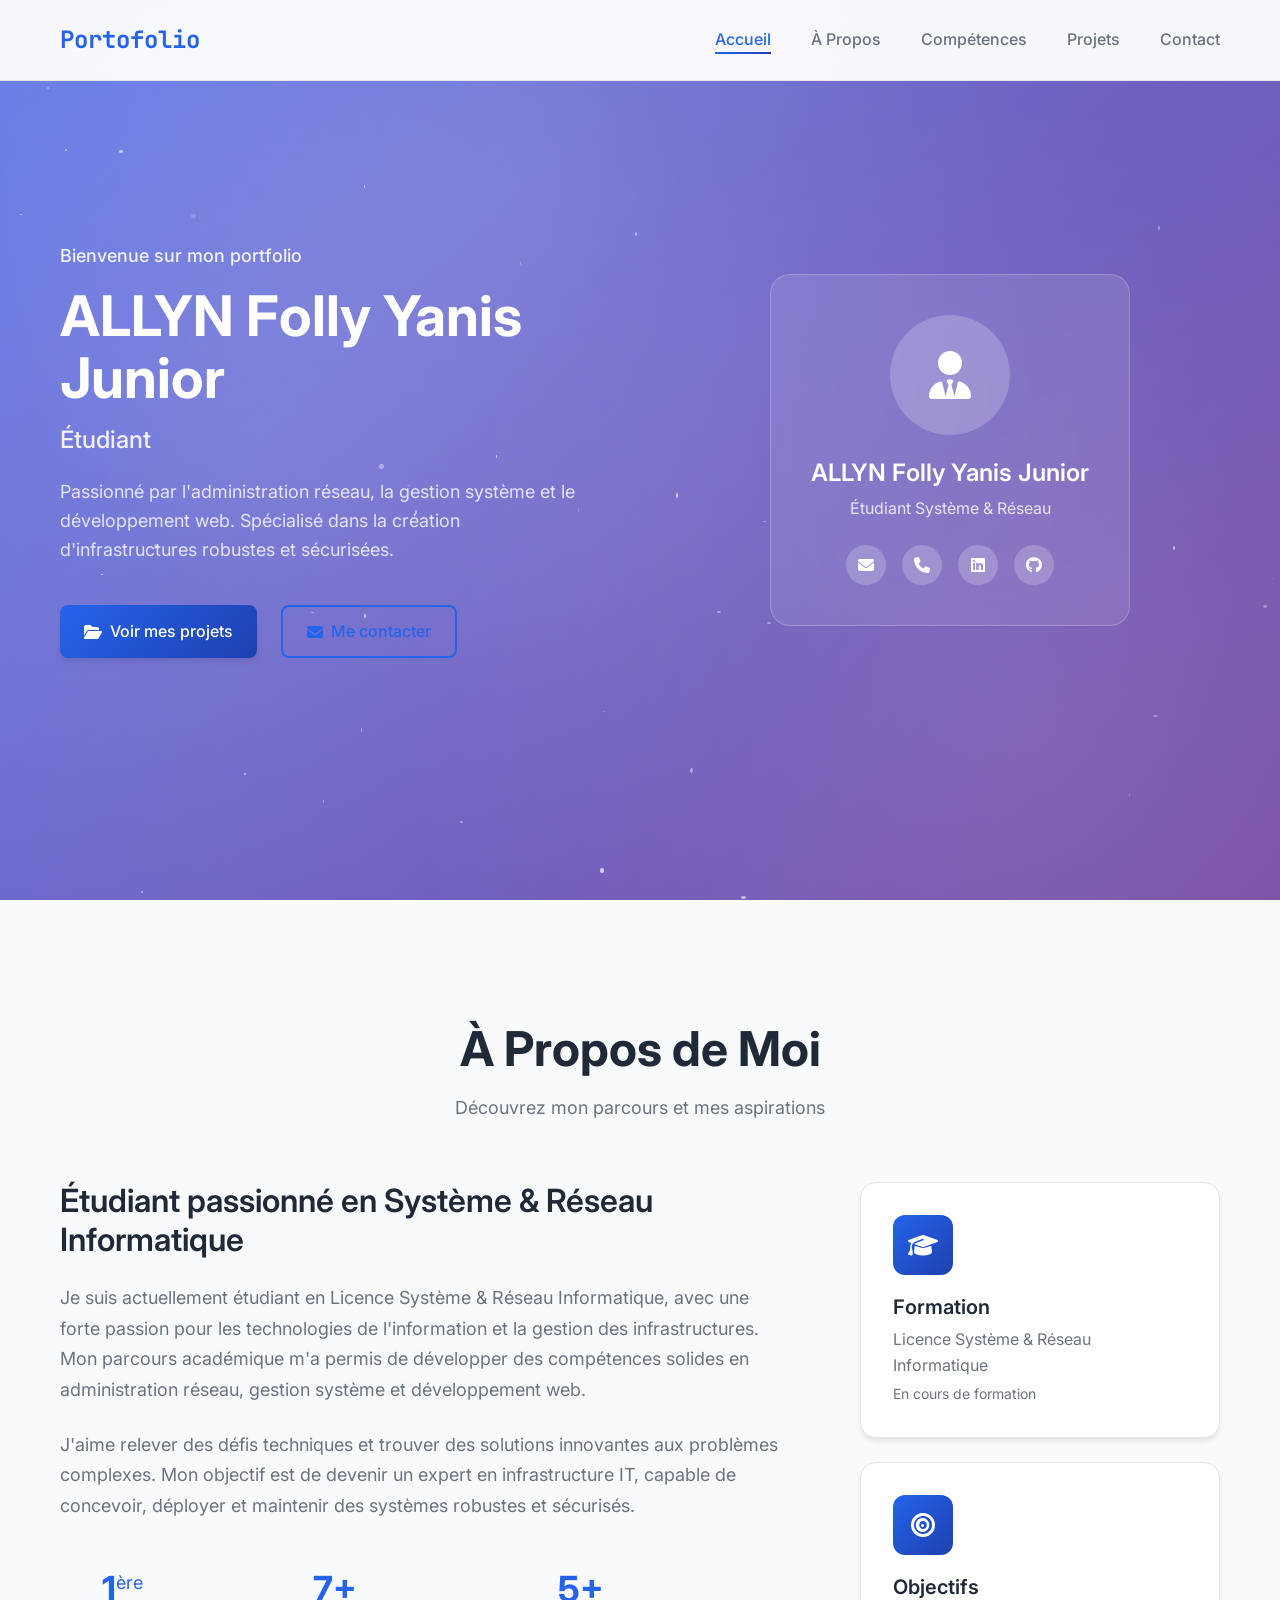
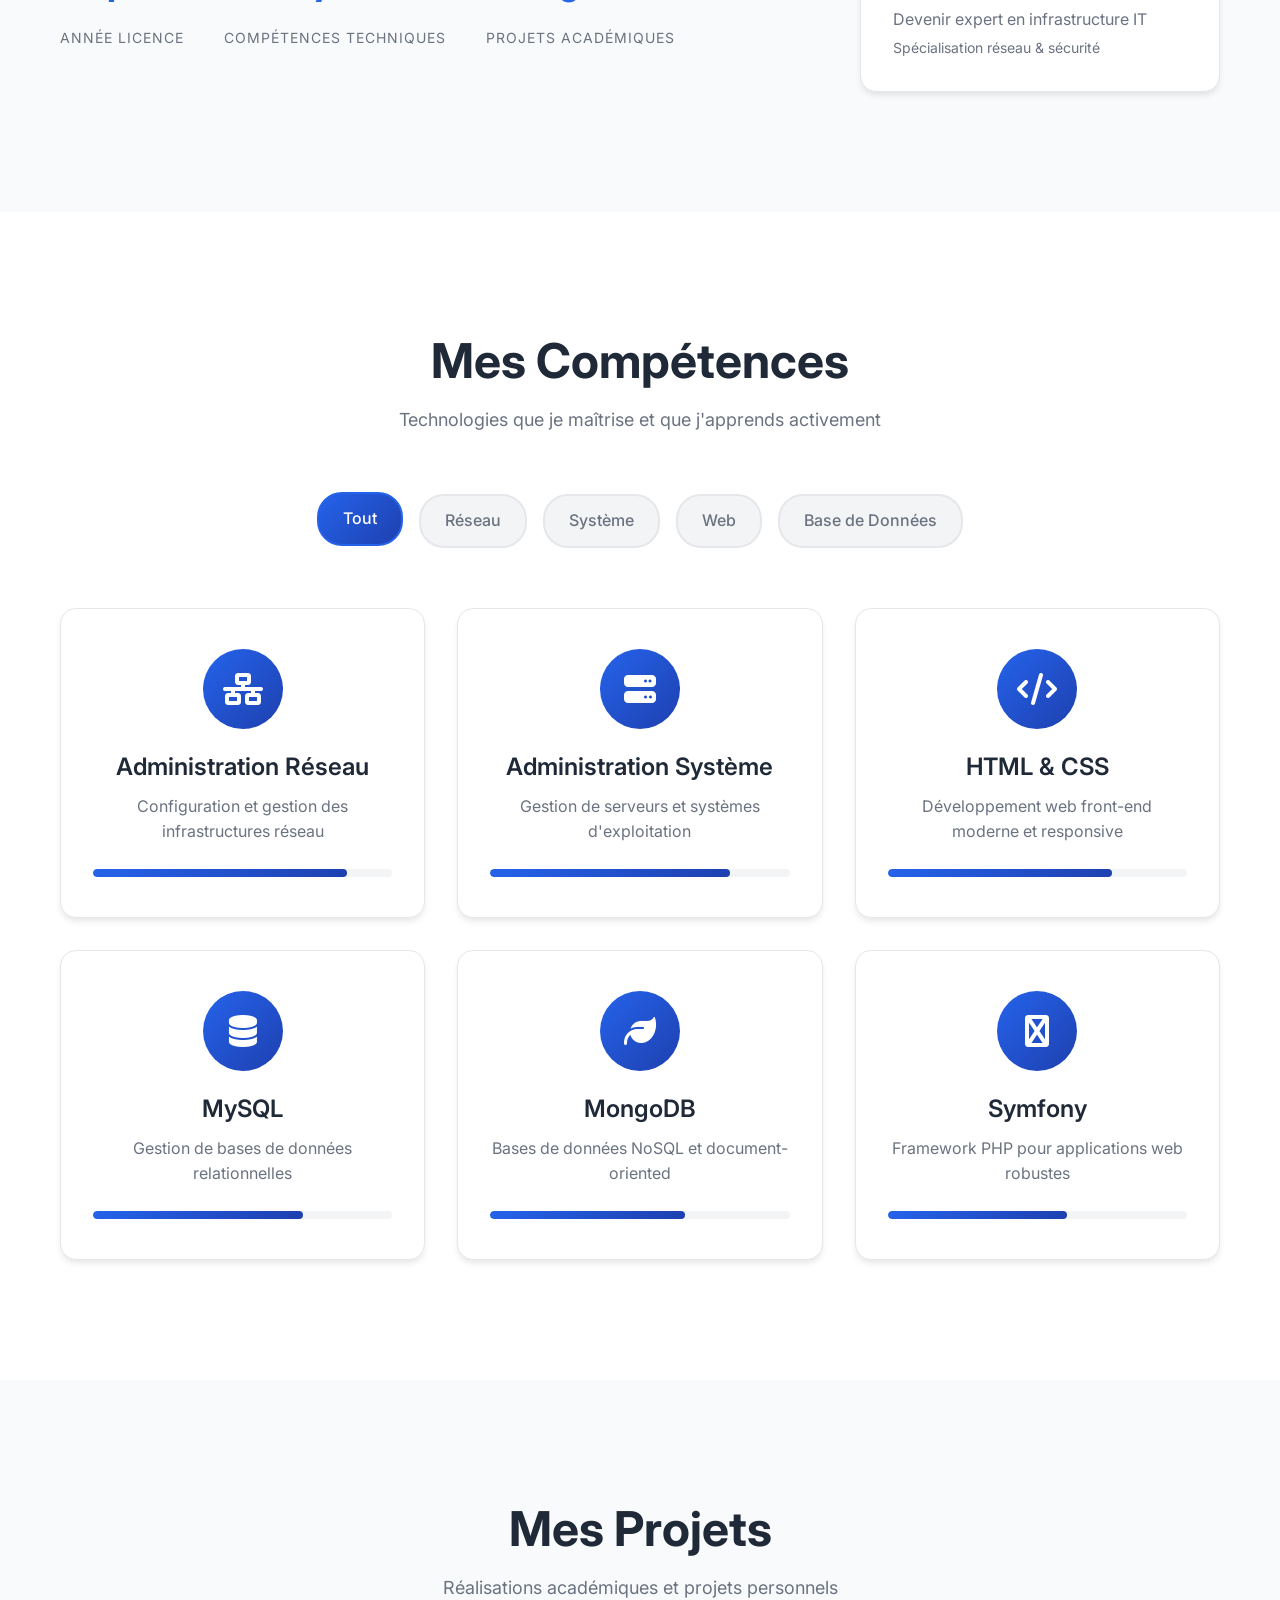
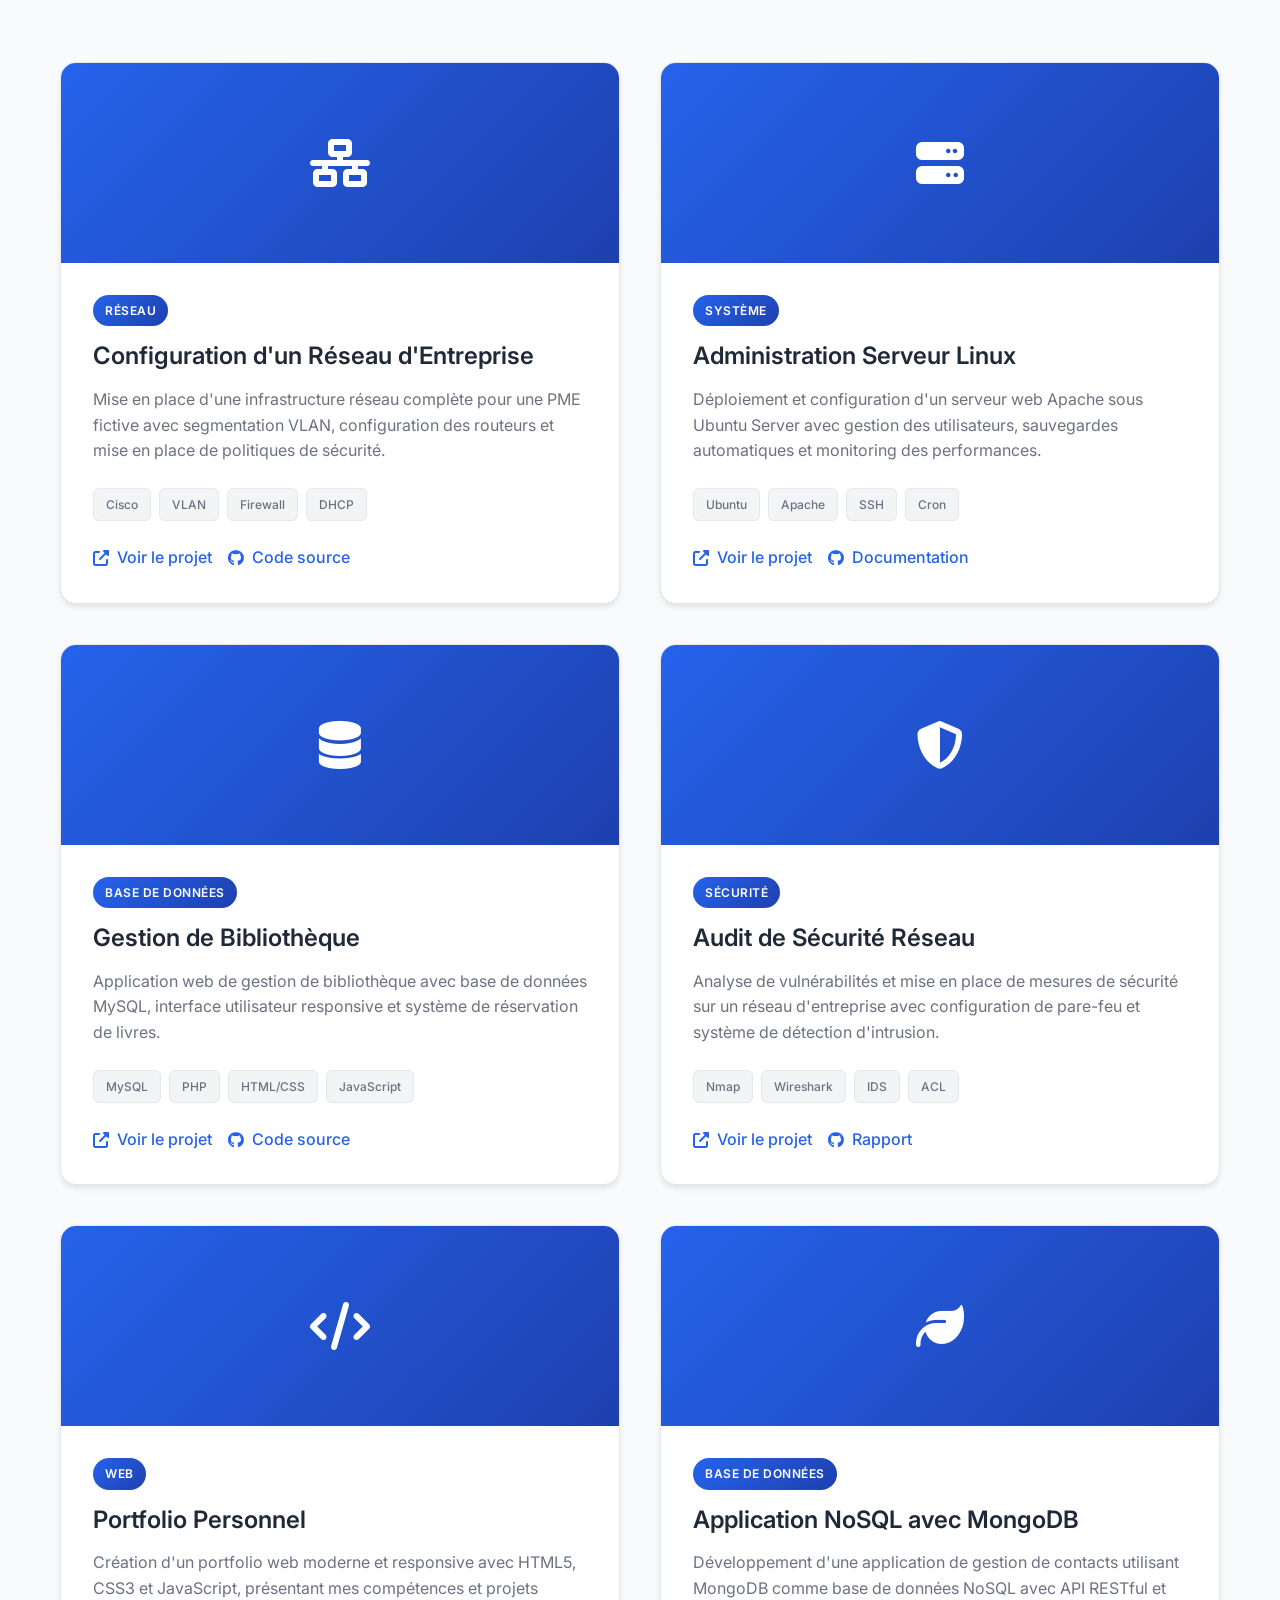
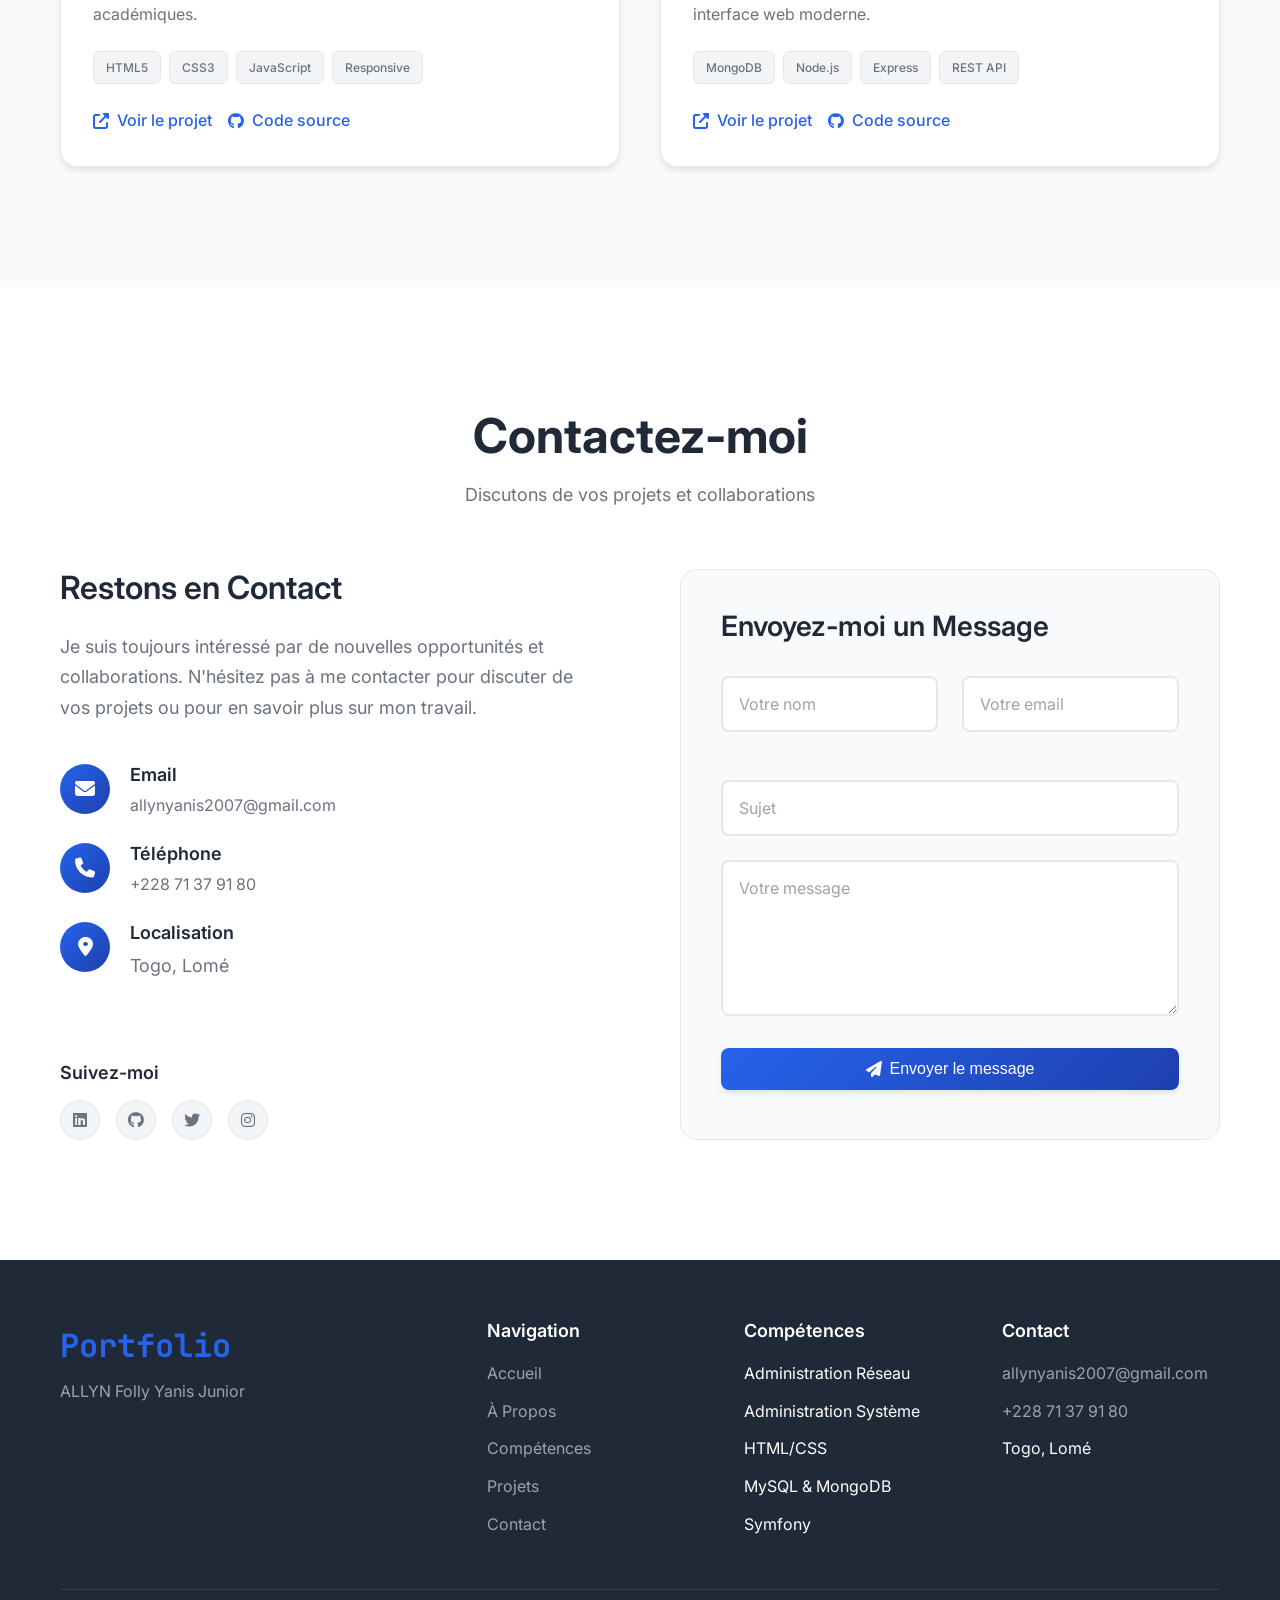
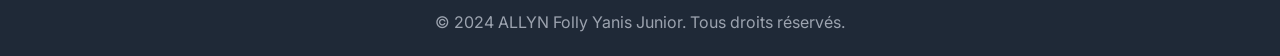
<file: index.html>
<!DOCTYPE html>
<html lang="fr">
<head>
    <meta charset="UTF-8">
    <meta name="viewport" content="width=device-width, initial-scale=1.0">
    <title>ALLYN Folly Yanis Junior - Portfolio Professionnel</title>
    <link rel="stylesheet" href="index.css">
    <link href="https://fonts.googleapis.com/css2?family=Inter:wght@300;400;500;600;700&family=JetBrains+Mono:wght@400;500;600&display=swap" rel="stylesheet">
    <link rel="stylesheet" href="https://cdnjs.cloudflare.com/ajax/libs/font-awesome/6.4.0/css/all.min.css">
</head>
<body>
    <!-- Navigation -->
    <nav class="navbar">
        <div class="nav-container">
            <div class="nav-logo">
                <span>Portofolio</span>
            </div>
            <ul class="nav-menu">
                <li><a href="#accueil" class="nav-link active">Accueil</a></li>
                <li><a href="#a-propos" class="nav-link">À Propos</a></li>
                <li><a href="#competences" class="nav-link">Compétences</a></li>
                <li><a href="#projets" class="nav-link">Projets</a></li>
                <li><a href="#contact" class="nav-link">Contact</a></li>
            </ul>
            <div class="hamburger">
                <span></span>
                <span></span>
                <span></span>
            </div>
        </div>
    </nav>

    <!-- Hero Section -->
    <section id="accueil" class="hero">
        <div class="hero-particles"></div>
        <div class="hero-content">
            <div class="hero-text">
                <p class="hero-subtitle">Bienvenue sur mon portfolio</p>
                <h1 class="hero-title">ALLYN Folly Yanis Junior</h1>
                <h2 class="hero-role">Étudiant en Système & Réseau Informatique</h2>
                <p class="hero-description">
                    Passionné par l'administration réseau, la gestion système et le développement web. 
                    Spécialisé dans la création d'infrastructures robustes et sécurisées.
                </p>
                <div class="hero-buttons">
                    <a href="#projets" class="btn btn-primary">
                        <i class="fas fa-folder-open"></i>
                        Voir mes projets
                    </a>
                    <a href="#contact" class="btn btn-outline">
                        <i class="fas fa-envelope"></i>
                        Me contacter
                    </a>
                </div>
            </div>
            <div class="hero-image">
                <div class="profile-card">
                    <div class="profile-image">
                        <i class="fas fa-user-tie"></i>
                    </div>
                    <div class="profile-info">
                        <h3>ALLYN Folly Yanis Junior</h3>
                        <p>Étudiant Système & Réseau</p>
                        <div class="profile-social">
                            <a href="mailto:allynyanis2007@gmail.com" class="social-link">
                                <i class="fas fa-envelope"></i>
                            </a>
                            <a href="tel:+22871379180" class="social-link">
                                <i class="fas fa-phone"></i>
                            </a>
                            <a href="#" class="social-link">
                                <i class="fab fa-linkedin"></i>
                            </a>
                            <a href="#" class="social-link">
                                <i class="fab fa-github"></i>
                            </a>
                        </div>
                    </div>
                </div>
            </div>
        </div>
    </section>

    <!-- À Propos Section -->
    <section id="a-propos" class="about-section">
        <div class="container">
            <div class="section-header">
                <h2>À Propos de Moi</h2>
                <p>Découvrez mon parcours et mes aspirations</p>
            </div>
            <div class="about-content">
                <div class="about-text">
                    <h3>Étudiant passionné en Système & Réseau Informatique</h3>
                    <p>
                        Je suis actuellement étudiant en Licence Système & Réseau Informatique, avec une forte passion 
                        pour les technologies de l'information et la gestion des infrastructures. Mon parcours académique 
                        m'a permis de développer des compétences solides en administration réseau, gestion système et développement web.
                    </p>
                    <p>
                        J'aime relever des défis techniques et trouver des solutions innovantes aux problèmes complexes. 
                        Mon objectif est de devenir un expert en infrastructure IT, capable de concevoir, déployer et 
                        maintenir des systèmes robustes et sécurisés.
                    </p>
                    <div class="about-stats">
                        <div class="stat-item">
                            <div class="stat-number">1<sup>ère</sup></div>
                            <div class="stat-label">Année Licence</div>
                        </div>
                        <div class="stat-item">
                            <div class="stat-number">7+</div>
                            <div class="stat-label">Compétences Techniques</div>
                        </div>
                        <div class="stat-item">
                            <div class="stat-number">5+</div>
                            <div class="stat-label">Projets Académiques</div>
                        </div>
                    </div>
                </div>
                <div class="about-image">
                    <div class="about-card">
                        <div class="card-icon">
                            <i class="fas fa-graduation-cap"></i>
                        </div>
                        <h4>Formation</h4>
                        <p>Licence Système & Réseau Informatique</p>
                        <p class="card-subtitle">En cours de formation</p>
                    </div>
                    <div class="about-card">
                        <div class="card-icon">
                            <i class="fas fa-bullseye"></i>
                        </div>
                        <h4>Objectifs</h4>
                        <p>Devenir expert en infrastructure IT</p>
                        <p class="card-subtitle">Spécialisation réseau & sécurité</p>
                    </div>
                </div>
            </div>
        </div>
    </section>

    <!-- Compétences Section -->
    <section id="competences" class="skills-section">
        <div class="container">
            <div class="section-header">
                <h2>Mes Compétences</h2>
                <p>Technologies que je maîtrise et que j'apprends activement</p>
            </div>
            <div class="skills-content">
                <div class="skills-categories">
                    <div class="category active" data-category="all">Tout</div>
                    <div class="category" data-category="reseau">Réseau</div>
                    <div class="category" data-category="systeme">Système</div>
                    <div class="category" data-category="web">Web</div>
                    <div class="category" data-category="database">Base de Données</div>
                </div>
                <div class="skills-grid">
                    <!-- Compétences Réseau -->
                    <div class="skill-card" data-category="reseau">
                        <div class="skill-icon">
                            <i class="fas fa-network-wired"></i>
                        </div>
                        <h3>Administration Réseau</h3>
                        <p>Configuration et gestion des infrastructures réseau</p>
                        <div class="skill-level">
                            <div class="level-bar" style="width: 85%"></div>
                        </div>
                    </div>

                    <!-- Compétences Système -->
                    <div class="skill-card" data-category="systeme">
                        <div class="skill-icon">
                            <i class="fas fa-server"></i>
                        </div>
                        <h3>Administration Système</h3>
                        <p>Gestion de serveurs et systèmes d'exploitation</p>
                        <div class="skill-level">
                            <div class="level-bar" style="width: 80%"></div>
                        </div>
                    </div>

                    <!-- Compétences Web -->
                    <div class="skill-card" data-category="web">
                        <div class="skill-icon">
                            <i class="fas fa-code"></i>
                        </div>
                        <h3>HTML & CSS</h3>
                        <p>Développement web front-end moderne et responsive</p>
                        <div class="skill-level">
                            <div class="level-bar" style="width: 75%"></div>
                        </div>
                    </div>

                    <!-- Compétences Base de Données -->
                    <div class="skill-card" data-category="database">
                        <div class="skill-icon">
                            <i class="fas fa-database"></i>
                        </div>
                        <h3>MySQL</h3>
                        <p>Gestion de bases de données relationnelles</p>
                        <div class="skill-level">
                            <div class="level-bar" style="width: 70%"></div>
                        </div>
                    </div>

                    <!-- Compétences Base de Données -->
                    <div class="skill-card" data-category="database">
                        <div class="skill-icon">
                            <i class="fas fa-leaf"></i>
                        </div>
                        <h3>MongoDB</h3>
                        <p>Bases de données NoSQL et document-oriented</p>
                        <div class="skill-level">
                            <div class="level-bar" style="width: 65%"></div>
                        </div>
                    </div>

                    <!-- Compétences Web -->
                    <div class="skill-card" data-category="web">
                        <div class="skill-icon">
                            <i class="fas fa-symfony"></i>
                        </div>
                        <h3>Symfony</h3>
                        <p>Framework PHP pour applications web robustes</p>
                        <div class="skill-level">
                            <div class="level-bar" style="width: 60%"></div>
                        </div>
                    </div>
                </div>
            </div>
        </div>
    </section>

    <!-- Projets Section -->
    <section id="projets" class="projects-section">
        <div class="container">
            <div class="section-header">
                <h2>Mes Projets</h2>
                <p>Réalisations académiques et projets personnels</p>
            </div>
            <div class="projects-grid">
                <!-- Projet 1 -->
                <div class="project-card">
                    <div class="project-image">
                        <i class="fas fa-network-wired"></i>
                    </div>
                    <div class="project-content">
                        <div class="project-badge">Réseau</div>
                        <h3>Configuration d'un Réseau d'Entreprise</h3>
                        <p>
                            Mise en place d'une infrastructure réseau complète pour une PME fictive avec 
                            segmentation VLAN, configuration des routeurs et mise en place de politiques de sécurité.
                        </p>
                        <div class="project-tech">
                            <span class="tech-tag">Cisco</span>
                            <span class="tech-tag">VLAN</span>
                            <span class="tech-tag">Firewall</span>
                            <span class="tech-tag">DHCP</span>
                        </div>
                        <div class="project-links">
                            <a href="#" class="project-link">
                                <i class="fas fa-external-link-alt"></i>
                                Voir le projet
                            </a>
                            <a href="#" class="project-link">
                                <i class="fab fa-github"></i>
                                Code source
                            </a>
                        </div>
                    </div>
                </div>

                <!-- Projet 2 -->
                <div class="project-card">
                    <div class="project-image">
                        <i class="fas fa-server"></i>
                    </div>
                    <div class="project-content">
                        <div class="project-badge">Système</div>
                        <h3>Administration Serveur Linux</h3>
                        <p>
                            Déploiement et configuration d'un serveur web Apache sous Ubuntu Server avec 
                            gestion des utilisateurs, sauvegardes automatiques et monitoring des performances.
                        </p>
                        <div class="project-tech">
                            <span class="tech-tag">Ubuntu</span>
                            <span class="tech-tag">Apache</span>
                            <span class="tech-tag">SSH</span>
                            <span class="tech-tag">Cron</span>
                        </div>
                        <div class="project-links">
                            <a href="#" class="project-link">
                                <i class="fas fa-external-link-alt"></i>
                                Voir le projet
                            </a>
                            <a href="#" class="project-link">
                                <i class="fab fa-github"></i>
                                Documentation
                            </a>
                        </div>
                    </div>
                </div>

                <!-- Projet 3 -->
                <div class="project-card">
                    <div class="project-image">
                        <i class="fas fa-database"></i>
                    </div>
                    <div class="project-content">
                        <div class="project-badge">Base de Données</div>
                        <h3>Gestion de Bibliothèque</h3>
                        <p>
                            Application web de gestion de bibliothèque avec base de données MySQL, 
                            interface utilisateur responsive et système de réservation de livres.
                        </p>
                        <div class="project-tech">
                            <span class="tech-tag">MySQL</span>
                            <span class="tech-tag">PHP</span>
                            <span class="tech-tag">HTML/CSS</span>
                            <span class="tech-tag">JavaScript</span>
                        </div>
                        <div class="project-links">
                            <a href="#" class="project-link">
                                <i class="fas fa-external-link-alt"></i>
                                Voir le projet
                            </a>
                            <a href="#" class="project-link">
                                <i class="fab fa-github"></i>
                                Code source
                            </a>
                        </div>
                    </div>
                </div>

                <!-- Projet 4 -->
                <div class="project-card">
                    <div class="project-image">
                        <i class="fas fa-shield-alt"></i>
                    </div>
                    <div class="project-content">
                        <div class="project-badge">Sécurité</div>
                        <h3>Audit de Sécurité Réseau</h3>
                        <p>
                            Analyse de vulnérabilités et mise en place de mesures de sécurité sur un 
                            réseau d'entreprise avec configuration de pare-feu et système de détection d'intrusion.
                        </p>
                        <div class="project-tech">
                            <span class="tech-tag">Nmap</span>
                            <span class="tech-tag">Wireshark</span>
                            <span class="tech-tag">IDS</span>
                            <span class="tech-tag">ACL</span>
                        </div>
                        <div class="project-links">
                            <a href="#" class="project-link">
                                <i class="fas fa-external-link-alt"></i>
                                Voir le projet
                            </a>
                            <a href="#" class="project-link">
                                <i class="fab fa-github"></i>
                                Rapport
                            </a>
                        </div>
                    </div>
                </div>

                <!-- Projet 5 -->
                <div class="project-card">
                    <div class="project-image">
                        <i class="fas fa-code"></i>
                    </div>
                    <div class="project-content">
                        <div class="project-badge">Web</div>
                        <h3>Portfolio Personnel</h3>
                        <p>
                            Création d'un portfolio web moderne et responsive avec HTML5, CSS3 et JavaScript, 
                            présentant mes compétences et projets académiques.
                        </p>
                        <div class="project-tech">
                            <span class="tech-tag">HTML5</span>
                            <span class="tech-tag">CSS3</span>
                            <span class="tech-tag">JavaScript</span>
                            <span class="tech-tag">Responsive</span>
                        </div>
                        <div class="project-links">
                            <a href="#" class="project-link">
                                <i class="fas fa-external-link-alt"></i>
                                Voir le projet
                            </a>
                            <a href="#" class="project-link">
                                <i class="fab fa-github"></i>
                                Code source
                            </a>
                        </div>
                    </div>
                </div>

                <!-- Projet 6 -->
                <div class="project-card">
                    <div class="project-image">
                        <i class="fas fa-leaf"></i>
                    </div>
                    <div class="project-content">
                        <div class="project-badge">Base de Données</div>
                        <h3>Application NoSQL avec MongoDB</h3>
                        <p>
                            Développement d'une application de gestion de contacts utilisant MongoDB 
                            comme base de données NoSQL avec API RESTful et interface web moderne.
                        </p>
                        <div class="project-tech">
                            <span class="tech-tag">MongoDB</span>
                            <span class="tech-tag">Node.js</span>
                            <span class="tech-tag">Express</span>
                            <span class="tech-tag">REST API</span>
                        </div>
                        <div class="project-links">
                            <a href="#" class="project-link">
                                <i class="fas fa-external-link-alt"></i>
                                Voir le projet
                            </a>
                            <a href="#" class="project-link">
                                <i class="fab fa-github"></i>
                                Code source
                            </a>
                        </div>
                    </div>
                </div>
            </div>
        </div>
    </section>

    <!-- Contact Section -->
    <section id="contact" class="contact-section">
        <div class="container">
            <div class="section-header">
                <h2>Contactez-moi</h2>
                <p>Discutons de vos projets et collaborations</p>
            </div>
            <div class="contact-content">
                <div class="contact-info">
                    <h3>Restons en Contact</h3>
                    <p>
                        Je suis toujours intéressé par de nouvelles opportunités et collaborations. 
                        N'hésitez pas à me contacter pour discuter de vos projets ou pour en savoir plus sur mon travail.
                    </p>
                    <div class="contact-items">
                        <div class="contact-item">
                            <div class="contact-icon">
                                <i class="fas fa-envelope"></i>
                            </div>
                            <div class="contact-details">
                                <h4>Email</h4>
                                <a href="mailto:allynyanis2007@gmail.com">allynyanis2007@gmail.com</a>
                            </div>
                        </div>
                        <div class="contact-item">
                            <div class="contact-icon">
                                <i class="fas fa-phone"></i>
                            </div>
                            <div class="contact-details">
                                <h4>Téléphone</h4>
                                <a href="tel:+22871379180">+228 71 37 91 80</a>
                            </div>
                        </div>
                        <div class="contact-item">
                            <div class="contact-icon">
                                <i class="fas fa-map-marker-alt"></i>
                            </div>
                            <div class="contact-details">
                                <h4>Localisation</h4>
                                <p>Togo, Lomé</p>
                            </div>
                        </div>
                    </div>
                    <div class="social-links">
                        <h4>Suivez-moi</h4>
                        <div class="social-icons">
                            <a href="#" class="social-icon">
                                <i class="fab fa-linkedin"></i>
                            </a>
                            <a href="#" class="social-icon">
                                <i class="fab fa-github"></i>
                            </a>
                            <a href="#" class="social-icon">
                                <i class="fab fa-twitter"></i>
                            </a>
                            <a href="#" class="social-icon">
                                <i class="fab fa-instagram"></i>
                            </a>
                        </div>
                    </div>
                </div>
                <div class="contact-form">
                    <h3>Envoyez-moi un Message</h3>
                    <form class="form">
                        <div class="form-row">
                            <div class="form-group">
                                <input type="text" class="form-input" placeholder="Votre nom" required>
                            </div>
                            <div class="form-group">
                                <input type="email" class="form-input" placeholder="Votre email" required>
                            </div>
                        </div>
                        <div class="form-group">
                            <input type="text" class="form-input" placeholder="Sujet" required>
                        </div>
                        <div class="form-group">
                            <textarea class="form-textarea" placeholder="Votre message" rows="6" required></textarea>
                        </div>
                        <button type="submit" class="btn btn-primary btn-full">
                            <i class="fas fa-paper-plane"></i>
                            Envoyer le message
                        </button>
                    </form>
                </div>
            </div>
        </div>
    </section>

    <!-- Footer -->
    <footer class="footer">
        <div class="container">
            <div class="footer-content">
                <div class="footer-logo">
                    <span>Portfolio</span>
                    <p>ALLYN Folly Yanis Junior</p>
                </div>
                <div class="footer-links">
                    <div class="footer-section">
                        <h4>Navigation</h4>
                        <ul>
                            <li><a href="#accueil">Accueil</a></li>
                            <li><a href="#a-propos">À Propos</a></li>
                            <li><a href="#competences">Compétences</a></li>
                            <li><a href="#projets">Projets</a></li>
                            <li><a href="#contact">Contact</a></li>
                        </ul>
                    </div>
                    <div class="footer-section">
                        <h4>Compétences</h4>
                        <ul>
                            <li>Administration Réseau</li>
                            <li>Administration Système</li>
                            <li>HTML/CSS</li>
                            <li>MySQL & MongoDB</li>
                            <li>Symfony</li>
                        </ul>
                    </div>
                    <div class="footer-section">
                        <h4>Contact</h4>
                        <ul>
                            <li><a href="mailto:allynyanis2007@gmail.com">allynyanis2007@gmail.com</a></li>
                            <li><a href="tel:+22871379180">+228 71 37 91 80</a></li>
                            <li>Togo, Lomé</li>
                        </ul>
                    </div>
                </div>
            </div>
            <div class="footer-bottom">
                <p>&copy; 2024 ALLYN Folly Yanis Junior. Tous droits réservés.</p>
            </div>
        </div>
    </footer>

    <script src="index.js"></script>
</body>
</html>
</file>
<file: index.css>
/* Reset and Base Styles */
* {
    margin: 0;
    padding: 0;
    box-sizing: border-box;
}

:root {
    --primary-color: #2563eb;
    --secondary-color: #1e40af;
    --accent-color: #3b82f6;
    --text-primary: #1f2937;
    --text-secondary: #6b7280;
    --text-light: #9ca3af;
    --bg-primary: #ffffff;
    --bg-secondary: #f9fafb;
    --bg-tertiary: #f3f4f6;
    --border-color: #e5e7eb;
    --shadow-sm: 0 1px 2px 0 rgba(0, 0, 0, 0.05);
    --shadow-md: 0 4px 6px -1px rgba(0, 0, 0, 0.1);
    --shadow-lg: 0 10px 15px -3px rgba(0, 0, 0, 0.1);
    --shadow-xl: 0 20px 25px -5px rgba(0, 0, 0, 0.1);
    --gradient-primary: linear-gradient(135deg, #2563eb 0%, #1e40af 100%);
    --gradient-hero: linear-gradient(135deg, #667eea 0%, #764ba2 100%);
}

body {
    font-family: 'Inter', sans-serif;
    line-height: 1.6;
    color: var(--text-primary);
    background: var(--bg-primary);
    overflow-x: hidden;
}

.container {
    max-width: 1200px;
    margin: 0 auto;
    padding: 0 20px;
}

/* Typography */
h1, h2, h3, h4, h5, h6 {
    font-weight: 600;
    line-height: 1.2;
    margin-bottom: 1rem;
}

/* Buttons */
.btn {
    display: inline-flex;
    align-items: center;
    gap: 8px;
    padding: 12px 24px;
    border: none;
    border-radius: 8px;
    font-size: 16px;
    font-weight: 500;
    text-decoration: none;
    cursor: pointer;
    transition: all 0.3s ease;
    position: relative;
    overflow: hidden;
}

.btn-primary {
    background: var(--gradient-primary);
    color: #ffffff;
    box-shadow: var(--shadow-md);
}

.btn-primary:hover {
    transform: translateY(-2px);
    box-shadow: var(--shadow-lg);
}

.btn-outline {
    background: transparent;
    color: var(--primary-color);
    border: 2px solid var(--primary-color);
}

.btn-outline:hover {
    background: var(--primary-color);
    color: #ffffff;
    transform: translateY(-2px);
}

.btn-large {
    padding: 16px 32px;
    font-size: 18px;
}

.btn-full {
    width: 100%;
    justify-content: center;
}

/* Navigation */
.navbar {
    position: fixed;
    top: 0;
    width: 100%;
    background: rgba(255, 255, 255, 0.95);
    backdrop-filter: blur(20px);
    z-index: 1000;
    border-bottom: 1px solid var(--border-color);
    transition: all 0.3s ease;
}

.nav-container {
    max-width: 1200px;
    margin: 0 auto;
    padding: 0 20px;
    display: flex;
    align-items: center;
    justify-content: space-between;
    height: 80px;
}

.nav-logo {
    font-size: 24px;
    font-weight: 700;
    color: var(--primary-color);
    font-family: 'JetBrains Mono', monospace;
}

.nav-menu {
    display: flex;
    list-style: none;
    gap: 40px;
}

.nav-link {
    color: var(--text-secondary);
    text-decoration: none;
    font-weight: 500;
    transition: all 0.3s ease;
    position: relative;
}

.nav-link:hover,
.nav-link.active {
    color: var(--primary-color);
}

.nav-link.active::after {
    content: '';
    position: absolute;
    bottom: -5px;
    left: 0;
    width: 100%;
    height: 2px;
    background: var(--gradient-primary);
}

.hamburger {
    display: none;
    flex-direction: column;
    cursor: pointer;
}

.hamburger span {
    width: 25px;
    height: 3px;
    background: var(--text-primary);
    margin: 3px 0;
    transition: 0.3s;
}

/* Hero Section */
.hero {
    position: relative;
    min-height: 100vh;
    display: flex;
    align-items: center;
    background: linear-gradient(135deg, #667eea 0%, #764ba2 100%);
    overflow: hidden;
}

.hero-particles {
    position: absolute;
    top: 0;
    left: 0;
    width: 100%;
    height: 100%;
    background-image: 
        radial-gradient(circle at 20% 50%, rgba(255, 255, 255, 0.1) 0%, transparent 50%),
        radial-gradient(circle at 80% 80%, rgba(255, 255, 255, 0.1) 0%, transparent 50%),
        radial-gradient(circle at 40% 20%, rgba(255, 255, 255, 0.1) 0%, transparent 50%);
    animation: float 20s ease-in-out infinite;
}

@keyframes float {
    0%, 100% { transform: translateY(0) rotate(0deg); }
    50% { transform: translateY(-20px) rotate(180deg); }
}

.hero-content {
    max-width: 1200px;
    margin: 0 auto;
    padding: 0 20px;
    display: grid;
    grid-template-columns: 1fr 1fr;
    gap: 80px;
    align-items: center;
    position: relative;
    z-index: 2;
}

.hero-text {
    color: #ffffff;
}

.hero-subtitle {
    font-size: 18px;
    font-weight: 500;
    margin-bottom: 16px;
    opacity: 0.9;
}

.hero-title {
    font-size: 56px;
    font-weight: 700;
    margin-bottom: 16px;
    line-height: 1.1;
}

.hero-role {
    font-size: 24px;
    font-weight: 500;
    margin-bottom: 24px;
    opacity: 0.9;
}

.hero-description {
    font-size: 18px;
    margin-bottom: 40px;
    opacity: 0.8;
    line-height: 1.6;
}

.hero-buttons {
    display: flex;
    gap: 24px;
    flex-wrap: wrap;
}

.hero-image {
    display: flex;
    justify-content: center;
    align-items: center;
}

.profile-card {
    background: rgba(255, 255, 255, 0.1);
    backdrop-filter: blur(20px);
    border: 1px solid rgba(255, 255, 255, 0.2);
    border-radius: 20px;
    padding: 40px;
    text-align: center;
    color: #ffffff;
    transition: all 0.3s ease;
}

.profile-card:hover {
    transform: translateY(-10px);
    box-shadow: 0 30px 60px rgba(0, 0, 0, 0.3);
}

.profile-image {
    width: 120px;
    height: 120px;
    background: rgba(255, 255, 255, 0.2);
    border-radius: 50%;
    display: flex;
    align-items: center;
    justify-content: center;
    margin: 0 auto 24px;
    font-size: 48px;
}

.profile-info h3 {
    font-size: 24px;
    margin-bottom: 8px;
}

.profile-info p {
    opacity: 0.8;
    margin-bottom: 24px;
}

.profile-social {
    display: flex;
    justify-content: center;
    gap: 16px;
}

.social-link {
    width: 40px;
    height: 40px;
    background: rgba(255, 255, 255, 0.2);
    border-radius: 50%;
    display: flex;
    align-items: center;
    justify-content: center;
    color: #ffffff;
    text-decoration: none;
    transition: all 0.3s ease;
}

.social-link:hover {
    background: rgba(255, 255, 255, 0.3);
    transform: scale(1.1);
}

/* Section Headers */
.section-header {
    text-align: center;
    margin-bottom: 60px;
}

.section-header h2 {
    font-size: 48px;
    color: var(--text-primary);
    margin-bottom: 16px;
    font-weight: 700;
}

.section-header p {
    font-size: 18px;
    color: var(--text-secondary);
    max-width: 600px;
    margin: 0 auto;
    line-height: 1.6;
}

/* About Section */
.about-section {
    padding: 120px 0;
    background: var(--bg-secondary);
}

.about-content {
    display: grid;
    grid-template-columns: 2fr 1fr;
    gap: 80px;
    align-items: start;
}

.about-text h3 {
    font-size: 32px;
    color: var(--text-primary);
    margin-bottom: 24px;
    font-weight: 600;
}

.about-text p {
    font-size: 18px;
    color: var(--text-secondary);
    line-height: 1.7;
    margin-bottom: 24px;
}

.about-stats {
    display: flex;
    gap: 40px;
    margin-top: 40px;
}

.stat-item {
    text-align: center;
}

.stat-number {
    font-size: 36px;
    font-weight: 700;
    color: var(--primary-color);
    margin-bottom: 8px;
}

.stat-number sup {
    font-size: 18px;
    font-weight: 400;
}

.stat-label {
    font-size: 14px;
    color: var(--text-secondary);
    text-transform: uppercase;
    letter-spacing: 1px;
}

.about-image {
    display: flex;
    flex-direction: column;
    gap: 24px;
}

.about-card {
    background: var(--bg-primary);
    padding: 32px;
    border-radius: 16px;
    box-shadow: var(--shadow-md);
    border: 1px solid var(--border-color);
    transition: all 0.3s ease;
}

.about-card:hover {
    transform: translateY(-4px);
    box-shadow: var(--shadow-lg);
}

.card-icon {
    width: 60px;
    height: 60px;
    background: var(--gradient-primary);
    border-radius: 12px;
    display: flex;
    align-items: center;
    justify-content: center;
    color: #ffffff;
    font-size: 24px;
    margin-bottom: 20px;
}

.about-card h4 {
    font-size: 20px;
    color: var(--text-primary);
    margin-bottom: 8px;
    font-weight: 600;
}

.about-card p {
    color: var(--text-secondary);
    margin-bottom: 0;
}

.card-subtitle {
    font-size: 14px;
    color: var(--text-light);
    margin-top: 4px;
}

/* Skills Section */
.skills-section {
    padding: 120px 0;
    background: var(--bg-primary);
}

.skills-categories {
    display: flex;
    justify-content: center;
    gap: 16px;
    margin-bottom: 60px;
    flex-wrap: wrap;
}

.category {
    padding: 12px 24px;
    background: var(--bg-tertiary);
    border: 2px solid var(--border-color);
    border-radius: 25px;
    font-weight: 500;
    color: var(--text-secondary);
    cursor: pointer;
    transition: all 0.3s ease;
}

.category:hover,
.category.active {
    background: var(--gradient-primary);
    color: #ffffff;
    border-color: var(--primary-color);
    transform: translateY(-2px);
}

.skills-grid {
    display: grid;
    grid-template-columns: repeat(auto-fit, minmax(350px, 1fr));
    gap: 32px;
}

.skill-card {
    background: var(--bg-primary);
    padding: 40px 32px;
    border-radius: 16px;
    box-shadow: var(--shadow-md);
    border: 1px solid var(--border-color);
    transition: all 0.3s ease;
    text-align: center;
}

.skill-card:hover {
    transform: translateY(-8px);
    box-shadow: var(--shadow-xl);
}

.skill-icon {
    width: 80px;
    height: 80px;
    background: var(--gradient-primary);
    border-radius: 50%;
    display: flex;
    align-items: center;
    justify-content: center;
    margin: 0 auto 24px;
    color: #ffffff;
    font-size: 32px;
}

.skill-card h3 {
    font-size: 24px;
    color: var(--text-primary);
    margin-bottom: 12px;
    font-weight: 600;
}

.skill-card p {
    color: var(--text-secondary);
    line-height: 1.6;
    margin-bottom: 24px;
}

.skill-level {
    width: 100%;
    height: 8px;
    background: var(--bg-tertiary);
    border-radius: 4px;
    overflow: hidden;
}

.level-bar {
    height: 100%;
    background: var(--gradient-primary);
    border-radius: 4px;
    transition: width 1s ease;
}

/* Projects Section */
.projects-section {
    padding: 120px 0;
    background: var(--bg-secondary);
}

.projects-grid {
    display: grid;
    grid-template-columns: repeat(auto-fit, minmax(400px, 1fr));
    gap: 40px;
}

.project-card {
    background: var(--bg-primary);
    border-radius: 16px;
    overflow: hidden;
    box-shadow: var(--shadow-md);
    border: 1px solid var(--border-color);
    transition: all 0.3s ease;
}

.project-card:hover {
    transform: translateY(-8px);
    box-shadow: var(--shadow-xl);
}

.project-image {
    height: 200px;
    background: var(--gradient-primary);
    display: flex;
    align-items: center;
    justify-content: center;
    font-size: 48px;
    color: #ffffff;
}

.project-content {
    padding: 32px;
}

.project-badge {
    display: inline-block;
    background: var(--gradient-primary);
    color: #ffffff;
    padding: 6px 12px;
    border-radius: 20px;
    font-size: 12px;
    font-weight: 600;
    text-transform: uppercase;
    letter-spacing: 0.5px;
    margin-bottom: 16px;
}

.project-card h3 {
    font-size: 24px;
    color: var(--text-primary);
    margin-bottom: 16px;
    font-weight: 600;
}

.project-card p {
    color: var(--text-secondary);
    line-height: 1.6;
    margin-bottom: 24px;
}

.project-tech {
    display: flex;
    flex-wrap: wrap;
    gap: 8px;
    margin-bottom: 24px;
}

.tech-tag {
    background: var(--bg-tertiary);
    color: var(--text-secondary);
    padding: 6px 12px;
    border-radius: 6px;
    font-size: 12px;
    font-weight: 500;
    border: 1px solid var(--border-color);
}

.project-links {
    display: flex;
    gap: 16px;
}

.project-link {
    display: flex;
    align-items: center;
    gap: 8px;
    color: var(--primary-color);
    text-decoration: none;
    font-weight: 500;
    transition: all 0.3s ease;
}

.project-link:hover {
    color: var(--secondary-color);
    transform: translateX(4px);
}

/* Contact Section */
.contact-section {
    padding: 120px 0;
    background: var(--bg-primary);
}

.contact-content {
    display: grid;
    grid-template-columns: 1fr 1fr;
    gap: 80px;
}

.contact-info h3 {
    font-size: 32px;
    color: var(--text-primary);
    margin-bottom: 24px;
    font-weight: 600;
}

.contact-info p {
    font-size: 18px;
    color: var(--text-secondary);
    line-height: 1.7;
    margin-bottom: 40px;
}

.contact-items {
    display: flex;
    flex-direction: column;
    gap: 24px;
    margin-bottom: 40px;
}

.contact-item {
    display: flex;
    gap: 20px;
    align-items: start;
}

.contact-icon {
    width: 50px;
    height: 50px;
    background: var(--gradient-primary);
    border-radius: 50%;
    display: flex;
    align-items: center;
    justify-content: center;
    color: #ffffff;
    font-size: 20px;
    flex-shrink: 0;
}

.contact-details h4 {
    font-size: 18px;
    color: var(--text-primary);
    margin-bottom: 8px;
    font-weight: 600;
}

.contact-details a,
.contact-details p {
    color: var(--text-secondary);
    text-decoration: none;
    transition: color 0.3s ease;
}

.contact-details a:hover {
    color: var(--primary-color);
}

.social-links h4 {
    font-size: 18px;
    color: var(--text-primary);
    margin-bottom: 16px;
    font-weight: 600;
}

.social-icons {
    display: flex;
    gap: 16px;
}

.social-icon {
    width: 40px;
    height: 40px;
    background: var(--bg-tertiary);
    border: 1px solid var(--border-color);
    border-radius: 50%;
    display: flex;
    align-items: center;
    justify-content: center;
    color: var(--text-secondary);
    text-decoration: none;
    transition: all 0.3s ease;
}

.social-icon:hover {
    background: var(--gradient-primary);
    color: #ffffff;
    transform: translateY(-4px);
}

.contact-form {
    background: var(--bg-secondary);
    padding: 40px;
    border-radius: 16px;
    border: 1px solid var(--border-color);
}

.contact-form h3 {
    font-size: 28px;
    color: var(--text-primary);
    margin-bottom: 32px;
    font-weight: 600;
}

.form-row {
    display: grid;
    grid-template-columns: 1fr 1fr;
    gap: 24px;
    margin-bottom: 24px;
}

.form-group {
    margin-bottom: 24px;
}

.form-input,
.form-textarea {
    width: 100%;
    padding: 16px;
    border: 2px solid var(--border-color);
    border-radius: 8px;
    font-size: 16px;
    transition: all 0.3s ease;
    font-family: 'Inter', sans-serif;
    background: var(--bg-primary);
    color: var(--text-primary);
}

.form-input:focus,
.form-textarea:focus {
    outline: none;
    border-color: var(--primary-color);
    box-shadow: 0 0 0 3px rgba(37, 99, 235, 0.1);
}

.form-input::placeholder,
.form-textarea::placeholder {
    color: var(--text-light);
}

.form-textarea {
    min-height: 120px;
    resize: vertical;
}

/* Footer */
.footer {
    background: var(--text-primary);
    color: #ffffff;
    padding: 60px 0 20px;
}

.footer-content {
    display: grid;
    grid-template-columns: 1fr 2fr;
    gap: 60px;
    margin-bottom: 40px;
}

.footer-logo span {
    font-size: 32px;
    font-weight: 700;
    color: var(--primary-color);
    font-family: 'JetBrains Mono', monospace;
    display: block;
    margin-bottom: 8px;
}

.footer-logo p {
    color: var(--text-light);
    font-size: 16px;
}

.footer-links {
    display: grid;
    grid-template-columns: repeat(3, 1fr);
    gap: 40px;
}

.footer-section h4 {
    font-size: 18px;
    margin-bottom: 20px;
    color: #ffffff;
    font-weight: 600;
}

.footer-section ul {
    list-style: none;
}

.footer-section ul li {
    margin-bottom: 12px;
}

.footer-section ul li a {
    color: var(--text-light);
    text-decoration: none;
    transition: color 0.3s ease;
}

.footer-section ul li a:hover {
    color: var(--primary-color);
}

.footer-bottom {
    border-top: 1px solid rgba(255, 255, 255, 0.1);
    padding-top: 20px;
    text-align: center;
    color: var(--text-light);
}

/* Responsive Design */
@media (max-width: 768px) {
    .nav-menu {
        display: none;
    }
    
    .hamburger {
        display: flex;
    }
    
    .hero-content {
        grid-template-columns: 1fr;
        gap: 40px;
        text-align: center;
    }
    
    .hero-title {
        font-size: 36px;
    }
    
    .hero-buttons {
        justify-content: center;
    }
    
    .about-content {
        grid-template-columns: 1fr;
        gap: 40px;
    }
    
    .about-stats {
        justify-content: center;
    }
    
    .skills-categories {
        justify-content: center;
    }
    
    .skills-grid {
        grid-template-columns: 1fr;
    }
    
    .projects-grid {
        grid-template-columns: 1fr;
    }
    
    .contact-content {
        grid-template-columns: 1fr;
        gap: 40px;
    }
    
    .form-row {
        grid-template-columns: 1fr;
        gap: 16px;
    }
    
    .footer-content {
        grid-template-columns: 1fr;
        gap: 40px;
    }
    
    .footer-links {
        grid-template-columns: 1fr;
        gap: 32px;
    }
}

@media (max-width: 480px) {
    .container {
        padding: 0 16px;
    }
    
    .hero-title {
        font-size: 28px;
    }
    
    .hero-role {
        font-size: 20px;
    }
    
    .section-header h2 {
        font-size: 32px;
    }
    
    .profile-card {
        padding: 24px;
    }
    
    .about-card {
        padding: 24px;
    }
    
    .skill-card {
        padding: 32px 24px;
    }
    
    .project-content {
        padding: 24px;
    }
    
    .contact-form {
        padding: 24px;
    }
}
</file>
